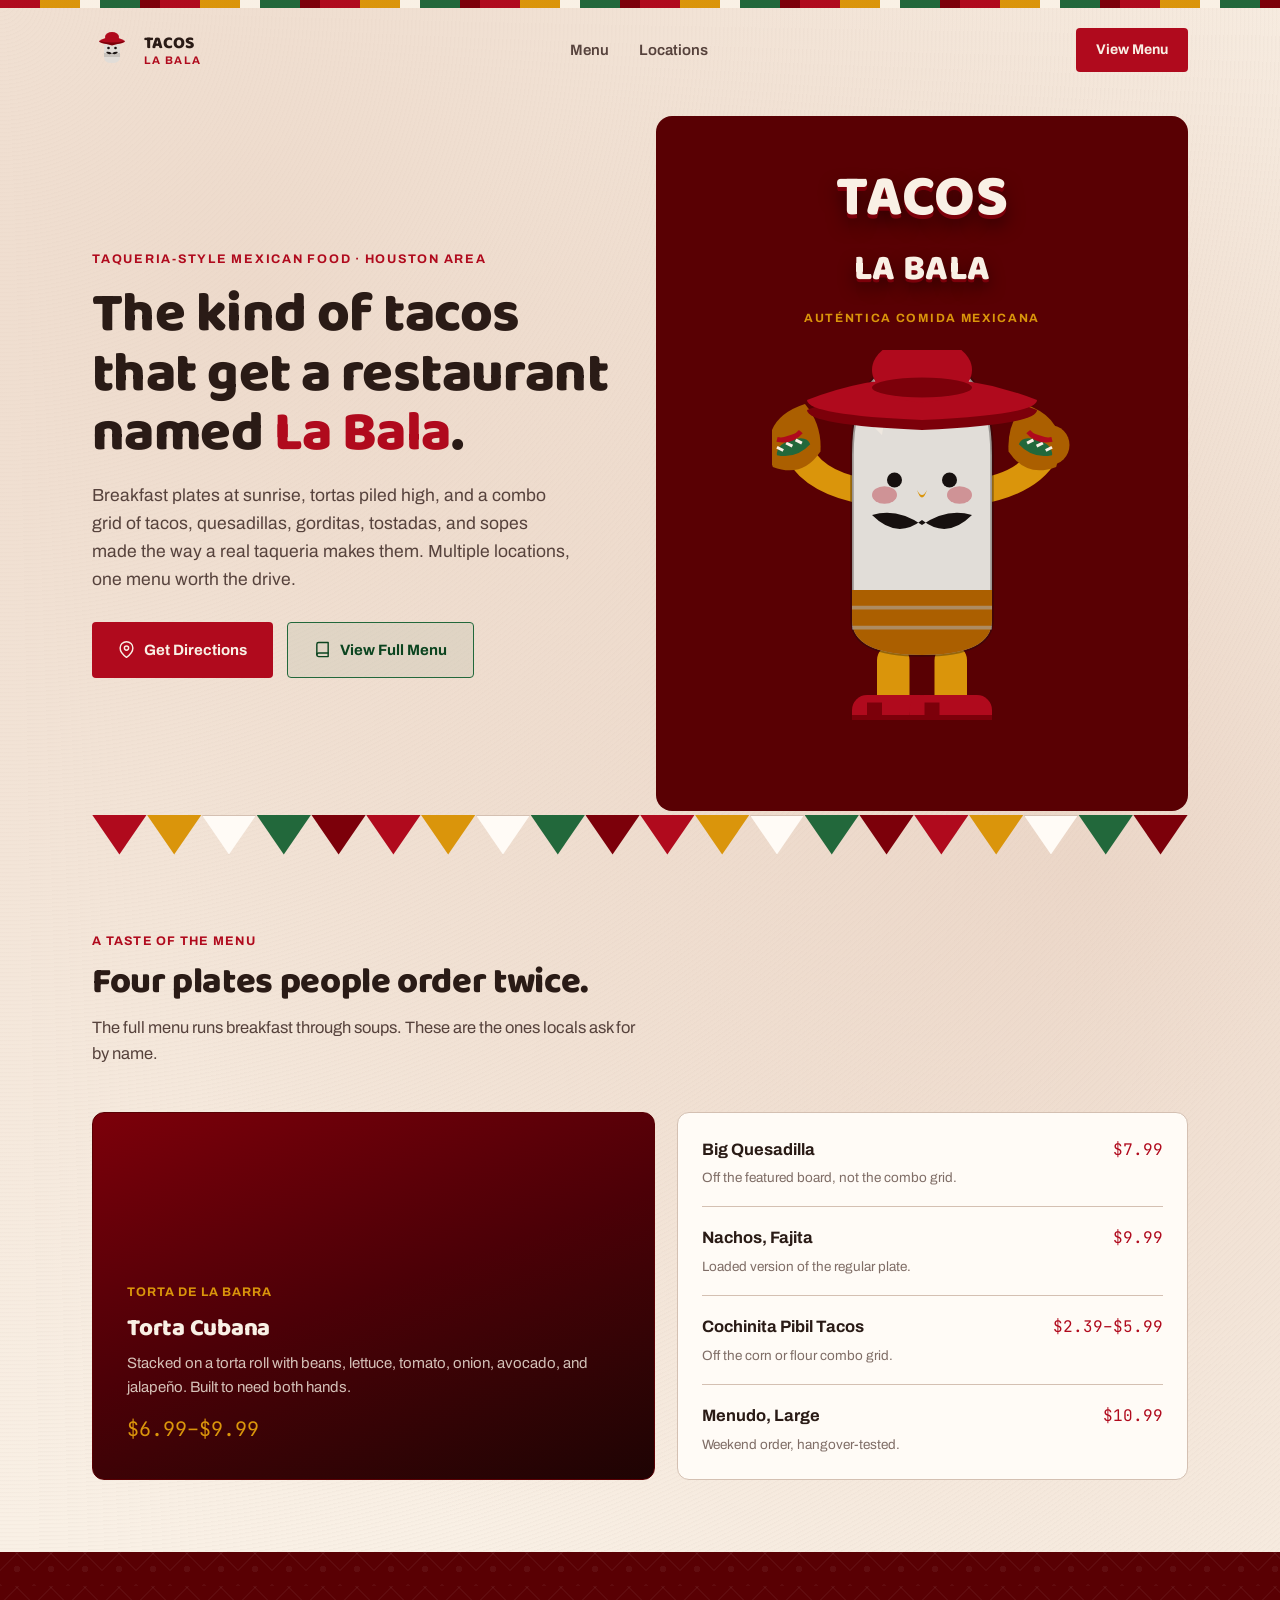
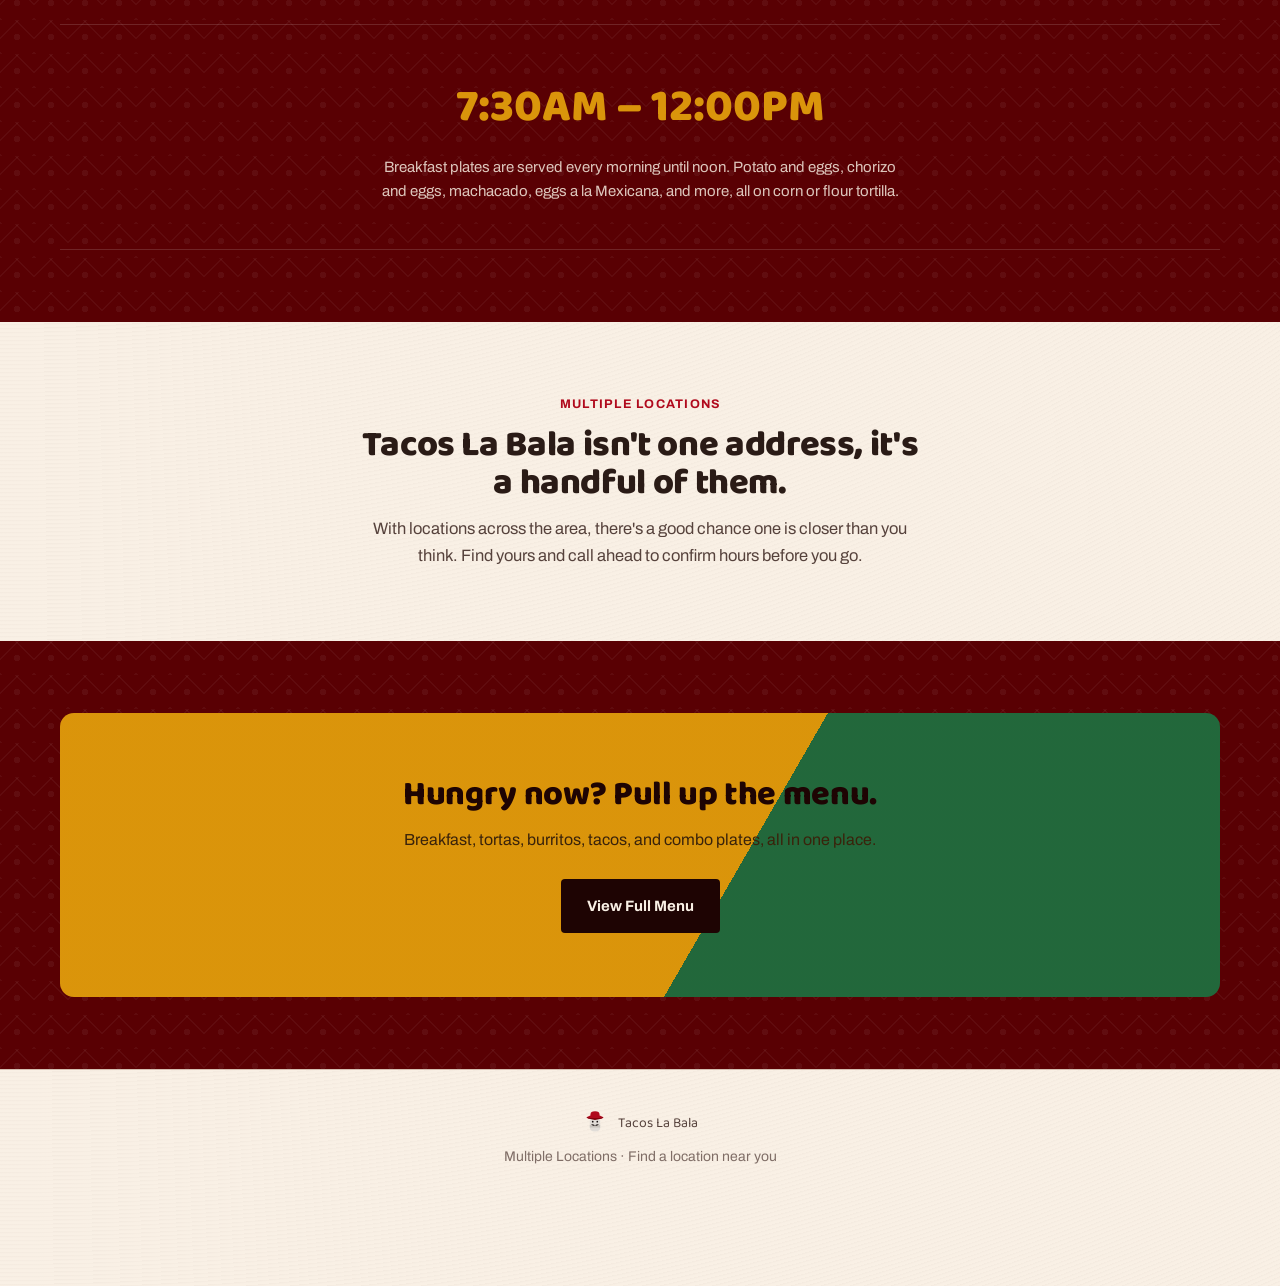
<file: index.html>
<!DOCTYPE html>
<html lang="en">
<head>
<meta charset="UTF-8">
<meta name="viewport" content="width=device-width, initial-scale=1.0">
<title>Tacos La Bala | Taqueria-Style Mexican Food, Multiple Locations</title>
<meta name="description" content="Tacos La Bala is a taqueria-style Mexican restaurant with multiple locations. Breakfast plates, tortas, burritos, tacos, and combo plates made fresh.">
<link rel="preconnect" href="https://fonts.googleapis.com">
<link href="https://fonts.googleapis.com/css2?family=Baloo+2:wght@700;800&family=Archivo:wght@400;500;600;700&family=JetBrains+Mono:wght@500;600&display=swap" rel="stylesheet" media="print" onload="this.media='all'">
<link rel="stylesheet" href="styles.css">
</head>
<body class="has-mobile-bar">

<div class="serape" aria-hidden="true"></div>

<nav>
  <a href="index.html" class="nav-brand">
    <svg class="badge" viewBox="0 0 40 40" xmlns="http://www.w3.org/2000/svg" aria-hidden="true">
      <path class="bullet-body" d="M12 16 Q12 6 20 6 Q28 6 28 16 L28 27 Q28 33 20 33 Q12 33 12 27 Z"/>
      <rect class="bullet-shadow" x="12" y="23" width="16" height="4" opacity="0.5"/>
      <ellipse class="hat" cx="20" cy="7" rx="7" ry="5"/>
      <path class="hat" d="M7 11 Q20 3 33 11 Q33 14 20 14 Q7 14 7 11 Z"/>
      <path class="hat-shadow" d="M7 11 Q20 14 33 11 Q33 12.5 20 15.5 Q7 12.5 7 11 Z"/>
      <circle class="eyes" cx="16.5" cy="18" r="1.3"/>
      <circle class="eyes" cx="23.5" cy="18" r="1.3"/>
      <path class="stache" d="M14 22 Q17 26 20 23 Q23 26 26 22 Q23 21.3 20 23.3 Q17 21.3 14 22 Z"/>
    </svg>
    <span class="nav-brand-text">TACOS<span>LA BALA</span></span>
  </a>
  <div class="nav-links">
    <a href="menu.html">Menu</a>
    <a href="locations.html">Locations</a>
  </div>
  <a href="menu.html" class="nav-cta">View Menu</a>
</nav>

<section class="hero">
  <div class="hero-copy">
    <div class="hero-eyebrow">Taqueria-Style Mexican Food · Houston Area</div>
    <h1>The kind of tacos that get a restaurant named <span class="accent">La Bala</span>.</h1>
    <p class="sub">Breakfast plates at sunrise, tortas piled high, and a combo grid of tacos, quesadillas, gorditas, tostadas, and sopes made the way a real taqueria makes them. Multiple locations, one menu worth the drive.</p>
    <div class="hero-ctas">
      <a href="https://www.google.com/maps/search/Tacos+La+Bala" target="_blank" rel="noopener" class="btn-primary">
        <svg viewBox="0 0 24 24" fill="none" stroke="currentColor" stroke-width="2" stroke-linecap="round" stroke-linejoin="round"><path d="M21 10c0 7-9 13-9 13s-9-6-9-13a9 9 0 0 1 18 0Z"/><circle cx="12" cy="10" r="3"/></svg>
        Get Directions
      </a>
      <a href="menu.html" class="btn-secondary">
        <svg viewBox="0 0 24 24" fill="none" stroke="currentColor" stroke-width="2" stroke-linecap="round" stroke-linejoin="round"><path d="M4 19.5A2.5 2.5 0 0 1 6.5 17H20"/><path d="M6.5 2H20v20H6.5A2.5 2.5 0 0 1 4 19.5v-15A2.5 2.5 0 0 1 6.5 2Z"/></svg>
        View Full Menu
      </a>
    </div>
  </div>
  <div class="hero-visual talavera">
    <div class="channel-tacos">TACOS</div>
    <div class="channel-labala">LA BALA</div>
    <div class="channel-tagline">Auténtica Comida Mexicana</div>
    <svg class="hero-mascot" viewBox="0 0 120 170" xmlns="http://www.w3.org/2000/svg" aria-hidden="true">
      <!-- left arm + taco -->
      <path class="arm" d="M38 62 Q14 58 6 44 Q3 39 8 36 Q13 34 16 39 Q22 50 42 52 Z"/>
      <circle class="hand" cx="9" cy="38" r="8"/>
      <g transform="translate(-4,18) rotate(-18 12 20)">
        <path class="taco-shell" d="M2 26 Q2 6 22 6 Q26 16 22 26 Q12 34 2 26 Z"/>
        <path class="taco-fill" d="M5 22 Q12 26 19 22 Q19 18 12 18 Q6 18 5 22 Z"/>
        <path class="taco-fill3" d="M6 19 L8 21 M10 18.5 L12 20.5 M14 18.5 L16 20.5" stroke-width="1.2" stroke="var(--cream)" fill="none"/>
        <path class="taco-fill2" d="M7 16 Q12 19 17 16" stroke-width="2" stroke="var(--red)" fill="none"/>
      </g>
      <!-- right arm + taco -->
      <path class="arm" d="M82 62 Q106 58 114 44 Q117 39 112 36 Q107 34 104 39 Q98 50 78 52 Z"/>
      <circle class="hand" cx="111" cy="38" r="8"/>
      <g transform="translate(94,18) rotate(18 12 20) scale(-1,1) translate(-24,0)">
        <path class="taco-shell" d="M2 26 Q2 6 22 6 Q26 16 22 26 Q12 34 2 26 Z"/>
        <path class="taco-fill" d="M5 22 Q12 26 19 22 Q19 18 12 18 Q6 18 5 22 Z"/>
        <path class="taco-fill3" d="M6 19 L8 21 M10 18.5 L12 20.5 M14 18.5 L16 20.5" stroke-width="1.2" stroke="var(--cream)" fill="none"/>
        <path class="taco-fill2" d="M7 16 Q12 19 17 16" stroke-width="2" stroke="var(--red)" fill="none"/>
      </g>
      <!-- legs + boots -->
      <rect class="leg" x="42" y="118" width="13" height="26" rx="6"/>
      <rect class="leg" x="65" y="118" width="13" height="26" rx="6"/>
      <path class="boot-shadow" d="M38 140 h21 a6 6 0 0 1 6 6 v2 h-33 v-2 a6 6 0 0 1 6 -6 z"/>
      <path class="boot" d="M38 138 h21 a6 6 0 0 1 6 6 v2 h-33 v-2 a6 6 0 0 1 6 -6 z"/>
      <path class="boot-heel" d="M38 141 v5 h6 v-5 z"/>
      <path class="boot-shadow" d="M61 140 h21 a6 6 0 0 1 6 6 v2 h-33 v-2 a6 6 0 0 1 6 -6 z"/>
      <path class="boot" d="M61 138 h21 a6 6 0 0 1 6 6 v2 h-33 v-2 a6 6 0 0 1 6 -6 z"/>
      <path class="boot-heel" d="M61 141 v5 h6 v-5 z"/>
      <!-- bullet body -->
      <path class="bullet-body" d="M32 42 Q32 4 60 4 Q88 4 88 42 L88 108 Q88 122 60 122 Q32 122 32 108 Z"/>
      <path class="bullet-body bullet-outline" d="M32 42 Q32 4 60 4 Q88 4 88 42 L88 108 Q88 122 60 122 Q32 122 32 108 Z"/>
      <path class="bullet-shine" d="M40 30 Q42 12 58 8 Q46 16 44 34 Z"/>
      <path class="bullet-case" d="M32 96 L88 96 L88 108 Q88 122 60 122 Q32 122 32 108 Z"/>
      <line class="case-line" x1="32" y1="103" x2="88" y2="103"/>
      <line class="case-line" x1="32" y1="111" x2="88" y2="111"/>
      <!-- face -->
      <ellipse class="cheek" cx="45" cy="58" rx="5" ry="3.5"/>
      <ellipse class="cheek" cx="75" cy="58" rx="5" ry="3.5"/>
      <circle class="eyes" cx="49" cy="52" r="3"/>
      <circle class="eyes" cx="71" cy="52" r="3"/>
      <path class="nose" d="M58 56 Q60 62 62 56 Q60 60 58 56 Z"/>
      <path class="stache" d="M40 66 Q50 76 60 68 Q70 76 80 66 Q70 63 60 70 Q50 63 40 66 Z"/>
      <!-- hat -->
      <path class="hat-shadow" d="M14 24 Q60 6 106 24 Q106 30 60 32 Q14 30 14 24 Z"/>
      <path class="hat" d="M14 20 Q60 2 106 20 Q106 26 60 28 Q14 26 14 20 Z"/>
      <ellipse class="hat" cx="60" cy="8" rx="20" ry="13"/>
      <ellipse class="hat-band" cx="60" cy="15" rx="20" ry="4"/>
    </svg>
  </div>
</section>

<div class="container">
  <div class="picado" aria-hidden="true">
    <div class="flag"></div><div class="flag"></div><div class="flag"></div><div class="flag"></div>
    <div class="flag"></div><div class="flag"></div><div class="flag"></div><div class="flag"></div>
    <div class="flag"></div><div class="flag"></div><div class="flag"></div><div class="flag"></div>
    <div class="flag"></div><div class="flag"></div><div class="flag"></div><div class="flag"></div>
    <div class="flag"></div><div class="flag"></div><div class="flag"></div><div class="flag"></div>
  </div>
</div>

<section id="standouts">
  <div class="container section-head">
    <div class="section-label">A taste of the menu</div>
    <h2>Four plates people order twice.</h2>
    <p>The full menu runs breakfast through soups. These are the ones locals ask for by name.</p>
  </div>
  <div class="container plates-layout">
    <div class="plate-featured">
      <span class="tag">Torta de la Barra</span>
      <h3>Torta Cubana</h3>
      <p>Stacked on a torta roll with beans, lettuce, tomato, onion, avocado, and jalapeño. Built to need both hands.</p>
      <span class="price mono">$6.99–$9.99</span>
    </div>
    <div class="plates-list">
      <div class="plate-row">
        <div>
          <h4>Big Quesadilla</h4>
          <p>Off the featured board, not the combo grid.</p>
        </div>
        <span class="price mono">$7.99</span>
      </div>
      <div class="plate-row">
        <div>
          <h4>Nachos, Fajita</h4>
          <p>Loaded version of the regular plate.</p>
        </div>
        <span class="price mono">$9.99</span>
      </div>
      <div class="plate-row">
        <div>
          <h4>Cochinita Pibil Tacos</h4>
          <p>Off the corn or flour combo grid.</p>
        </div>
        <span class="price mono">$2.39–$5.99</span>
      </div>
      <div class="plate-row">
        <div>
          <h4>Menudo, Large</h4>
          <p>Weekend order, hangover-tested.</p>
        </div>
        <span class="price mono">$10.99</span>
      </div>
    </div>
  </div>
</section>

<section class="section-alt">
  <div class="container info-band">
    <div class="big-stat">7:30AM – 12:00PM</div>
    <p>Breakfast plates are served every morning until noon. Potato and eggs, chorizo and eggs, machacado, eggs a la Mexicana, and more, all on corn or flour tortilla.</p>
  </div>
</section>

<section>
  <div class="container section-head" style="text-align:center; max-width:640px; margin:0 auto;">
    <div class="section-label" style="text-align:center;">Multiple Locations</div>
    <h2>Tacos La Bala isn't one address, it's a handful of them.</h2>
    <p style="margin:0 auto;">With locations across the area, there's a good chance one is closer than you think. Find yours and call ahead to confirm hours before you go.</p>
  </div>
</section>

<section class="section-alt">
  <div class="container cta-band">
    <h2>Hungry now? Pull up the menu.</h2>
    <p>Breakfast, tortas, burritos, tacos, and combo plates, all in one place.</p>
    <a href="menu.html" class="btn-primary" style="background:var(--red-shadow);">View Full Menu</a>
  </div>
</section>

<footer>
  <div class="foot-brand">
    <svg class="badge" viewBox="0 0 40 40" xmlns="http://www.w3.org/2000/svg" aria-hidden="true">
      <path class="bullet-body" d="M12 16 Q12 6 20 6 Q28 6 28 16 L28 27 Q28 33 20 33 Q12 33 12 27 Z"/>
      <rect class="bullet-shadow" x="12" y="23" width="16" height="4" opacity="0.5"/>
      <ellipse class="hat" cx="20" cy="7" rx="7" ry="5"/>
      <path class="hat" d="M7 11 Q20 3 33 11 Q33 14 20 14 Q7 14 7 11 Z"/>
      <path class="hat-shadow" d="M7 11 Q20 14 33 11 Q33 12.5 20 15.5 Q7 12.5 7 11 Z"/>
      <circle class="eyes" cx="16.5" cy="18" r="1.3"/>
      <circle class="eyes" cx="23.5" cy="18" r="1.3"/>
      <path class="stache" d="M14 22 Q17 26 20 23 Q23 26 26 22 Q23 21.3 20 23.3 Q17 21.3 14 22 Z"/>
    </svg>
    <span>Tacos La Bala</span>
  </div>
  Multiple Locations · Find a location near you
</footer>

<div class="mobile-bar" role="navigation" aria-label="Quick actions">
  <a href="https://www.google.com/maps/search/Tacos+La+Bala" target="_blank" rel="noopener" class="mb-directions">
    <svg viewBox="0 0 24 24" fill="none" stroke="currentColor" stroke-width="2" stroke-linecap="round" stroke-linejoin="round"><path d="M21 10c0 7-9 13-9 13s-9-6-9-13a9 9 0 0 1 18 0Z"/><circle cx="12" cy="10" r="3"/></svg>
    Directions
  </a>
  <a href="menu.html" class="mb-menu">
    <svg viewBox="0 0 24 24" fill="none" stroke="currentColor" stroke-width="2" stroke-linecap="round" stroke-linejoin="round"><path d="M4 19.5A2.5 2.5 0 0 1 6.5 17H20"/><path d="M6.5 2H20v20H6.5A2.5 2.5 0 0 1 4 19.5v-15A2.5 2.5 0 0 1 6.5 2Z"/></svg>
    Menu
  </a>
</div>

</body>
</html>
</file>
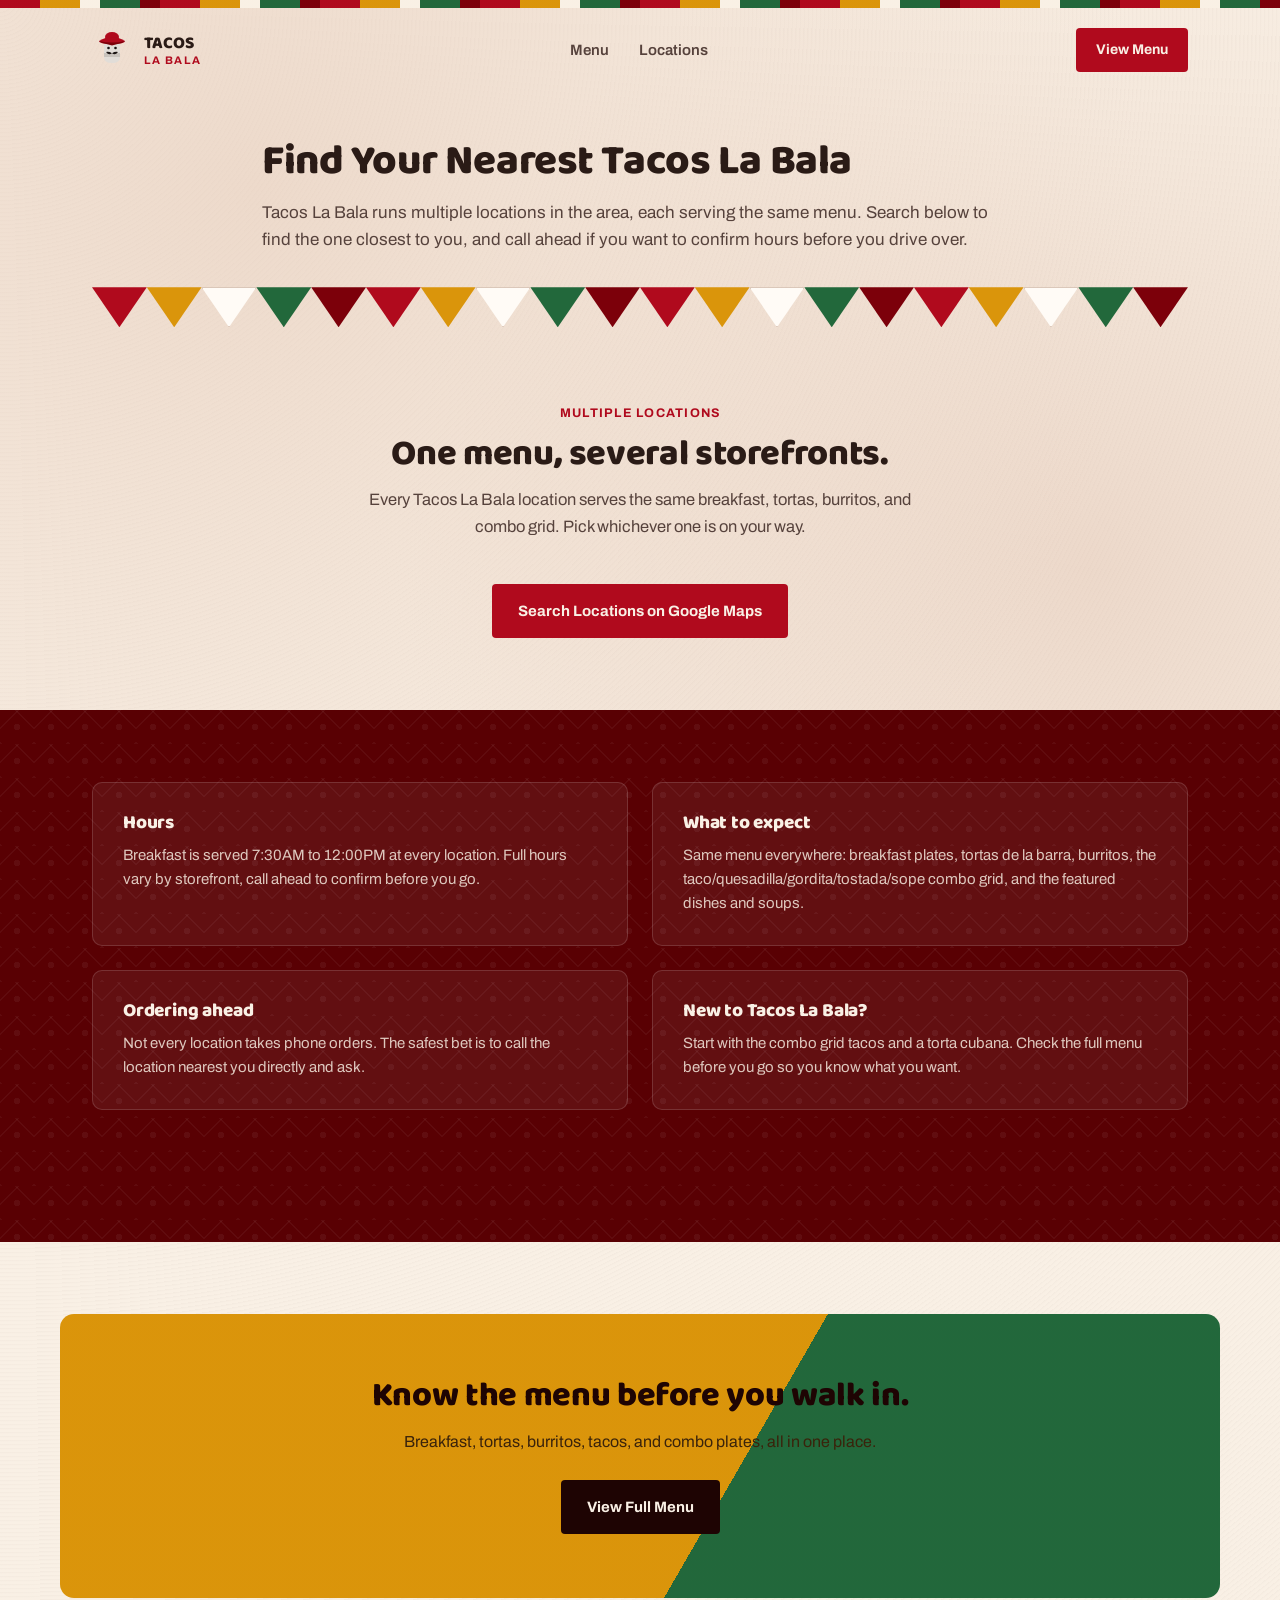
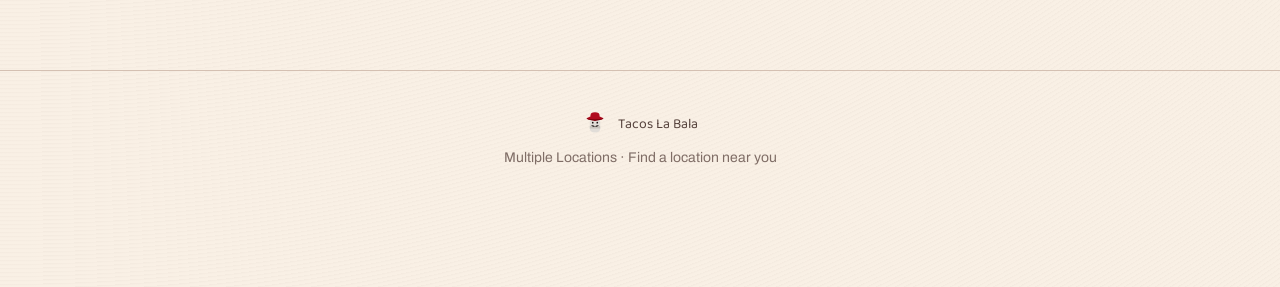
<file: locations.html>
<!DOCTYPE html>
<html lang="en">
<head>
<meta charset="UTF-8">
<meta name="viewport" content="width=device-width, initial-scale=1.0">
<title>Locations | Tacos La Bala</title>
<meta name="description" content="Tacos La Bala has multiple locations. Find the one closest to you and call ahead to confirm hours.">
<link rel="preconnect" href="https://fonts.googleapis.com">
<link href="https://fonts.googleapis.com/css2?family=Baloo+2:wght@700;800&family=Archivo:wght@400;500;600;700&family=JetBrains+Mono:wght@500;600&display=swap" rel="stylesheet" media="print" onload="this.media='all'">
<link rel="stylesheet" href="styles.css">
</head>
<body class="has-mobile-bar">

<div class="serape" aria-hidden="true"></div>

<nav>
  <a href="index.html" class="nav-brand">
    <svg class="badge" viewBox="0 0 40 40" xmlns="http://www.w3.org/2000/svg" aria-hidden="true">
      <path class="bullet-body" d="M12 16 Q12 6 20 6 Q28 6 28 16 L28 27 Q28 33 20 33 Q12 33 12 27 Z"/>
      <rect class="bullet-shadow" x="12" y="23" width="16" height="4" opacity="0.5"/>
      <ellipse class="hat" cx="20" cy="7" rx="7" ry="5"/>
      <path class="hat" d="M7 11 Q20 3 33 11 Q33 14 20 14 Q7 14 7 11 Z"/>
      <path class="hat-shadow" d="M7 11 Q20 14 33 11 Q33 12.5 20 15.5 Q7 12.5 7 11 Z"/>
      <circle class="eyes" cx="16.5" cy="18" r="1.3"/>
      <circle class="eyes" cx="23.5" cy="18" r="1.3"/>
      <path class="stache" d="M14 22 Q17 26 20 23 Q23 26 26 22 Q23 21.3 20 23.3 Q17 21.3 14 22 Z"/>
    </svg>
    <span class="nav-brand-text">TACOS<span>LA BALA</span></span>
  </a>
  <div class="nav-links">
    <a href="menu.html">Menu</a>
    <a href="locations.html">Locations</a>
  </div>
  <a href="menu.html" class="nav-cta">View Menu</a>
</nav>

<div class="page-header">
  <h1>Find Your Nearest Tacos La Bala</h1>
  <p>Tacos La Bala runs multiple locations in the area, each serving the same menu. Search below to find the one closest to you, and call ahead if you want to confirm hours before you drive over.</p>
</div>

<div class="container">
  <div class="picado" aria-hidden="true">
    <div class="flag"></div><div class="flag"></div><div class="flag"></div><div class="flag"></div>
    <div class="flag"></div><div class="flag"></div><div class="flag"></div><div class="flag"></div>
    <div class="flag"></div><div class="flag"></div><div class="flag"></div><div class="flag"></div>
    <div class="flag"></div><div class="flag"></div><div class="flag"></div><div class="flag"></div>
    <div class="flag"></div><div class="flag"></div><div class="flag"></div><div class="flag"></div>
  </div>
</div>

<section>
  <div class="container section-head" style="text-align:center; max-width:640px; margin:0 auto 0;">
    <div class="section-label" style="text-align:center;">Multiple Locations</div>
    <h2>One menu, several storefronts.</h2>
    <p style="margin:0 auto;">Every Tacos La Bala location serves the same breakfast, tortas, burritos, and combo grid. Pick whichever one is on your way.</p>
  </div>
  <div class="container" style="margin-top:44px; text-align:center;">
    <a href="https://www.google.com/maps/search/Tacos+La+Bala" target="_blank" rel="noopener" class="btn-primary">Search Locations on Google Maps</a>
  </div>
</section>

<section class="section-alt">
  <div class="locations-grid">
    <div class="location-card">
      <h3>Hours</h3>
      <p>Breakfast is served 7:30AM to 12:00PM at every location. Full hours vary by storefront, call ahead to confirm before you go.</p>
    </div>
    <div class="location-card">
      <h3>What to expect</h3>
      <p>Same menu everywhere: breakfast plates, tortas de la barra, burritos, the taco/quesadilla/gordita/tostada/sope combo grid, and the featured dishes and soups.</p>
    </div>
    <div class="location-card">
      <h3>Ordering ahead</h3>
      <p>Not every location takes phone orders. The safest bet is to call the location nearest you directly and ask.</p>
    </div>
    <div class="location-card">
      <h3>New to Tacos La Bala?</h3>
      <p>Start with the combo grid tacos and a torta cubana. Check the full menu before you go so you know what you want.</p>
    </div>
  </div>
</section>

<section>
  <div class="container cta-band">
    <h2>Know the menu before you walk in.</h2>
    <p>Breakfast, tortas, burritos, tacos, and combo plates, all in one place.</p>
    <a href="menu.html" class="btn-primary">View Full Menu</a>
  </div>
</section>

<footer>
  <div class="foot-brand">
    <svg class="badge" viewBox="0 0 40 40" xmlns="http://www.w3.org/2000/svg" aria-hidden="true">
      <path class="bullet-body" d="M12 16 Q12 6 20 6 Q28 6 28 16 L28 27 Q28 33 20 33 Q12 33 12 27 Z"/>
      <rect class="bullet-shadow" x="12" y="23" width="16" height="4" opacity="0.5"/>
      <ellipse class="hat" cx="20" cy="7" rx="7" ry="5"/>
      <path class="hat" d="M7 11 Q20 3 33 11 Q33 14 20 14 Q7 14 7 11 Z"/>
      <path class="hat-shadow" d="M7 11 Q20 14 33 11 Q33 12.5 20 15.5 Q7 12.5 7 11 Z"/>
      <circle class="eyes" cx="16.5" cy="18" r="1.3"/>
      <circle class="eyes" cx="23.5" cy="18" r="1.3"/>
      <path class="stache" d="M14 22 Q17 26 20 23 Q23 26 26 22 Q23 21.3 20 23.3 Q17 21.3 14 22 Z"/>
    </svg>
    <span>Tacos La Bala</span>
  </div>
  Multiple Locations · Find a location near you
</footer>

<div class="mobile-bar" role="navigation" aria-label="Quick actions">
  <a href="https://www.google.com/maps/search/Tacos+La+Bala" target="_blank" rel="noopener" class="mb-directions">
    <svg viewBox="0 0 24 24" fill="none" stroke="currentColor" stroke-width="2" stroke-linecap="round" stroke-linejoin="round"><path d="M21 10c0 7-9 13-9 13s-9-6-9-13a9 9 0 0 1 18 0Z"/><circle cx="12" cy="10" r="3"/></svg>
    Directions
  </a>
  <a href="menu.html" class="mb-menu">
    <svg viewBox="0 0 24 24" fill="none" stroke="currentColor" stroke-width="2" stroke-linecap="round" stroke-linejoin="round"><path d="M4 19.5A2.5 2.5 0 0 1 6.5 17H20"/><path d="M6.5 2H20v20H6.5A2.5 2.5 0 0 1 4 19.5v-15A2.5 2.5 0 0 1 6.5 2Z"/></svg>
    Menu
  </a>
</div>

</body>
</html>
</file>
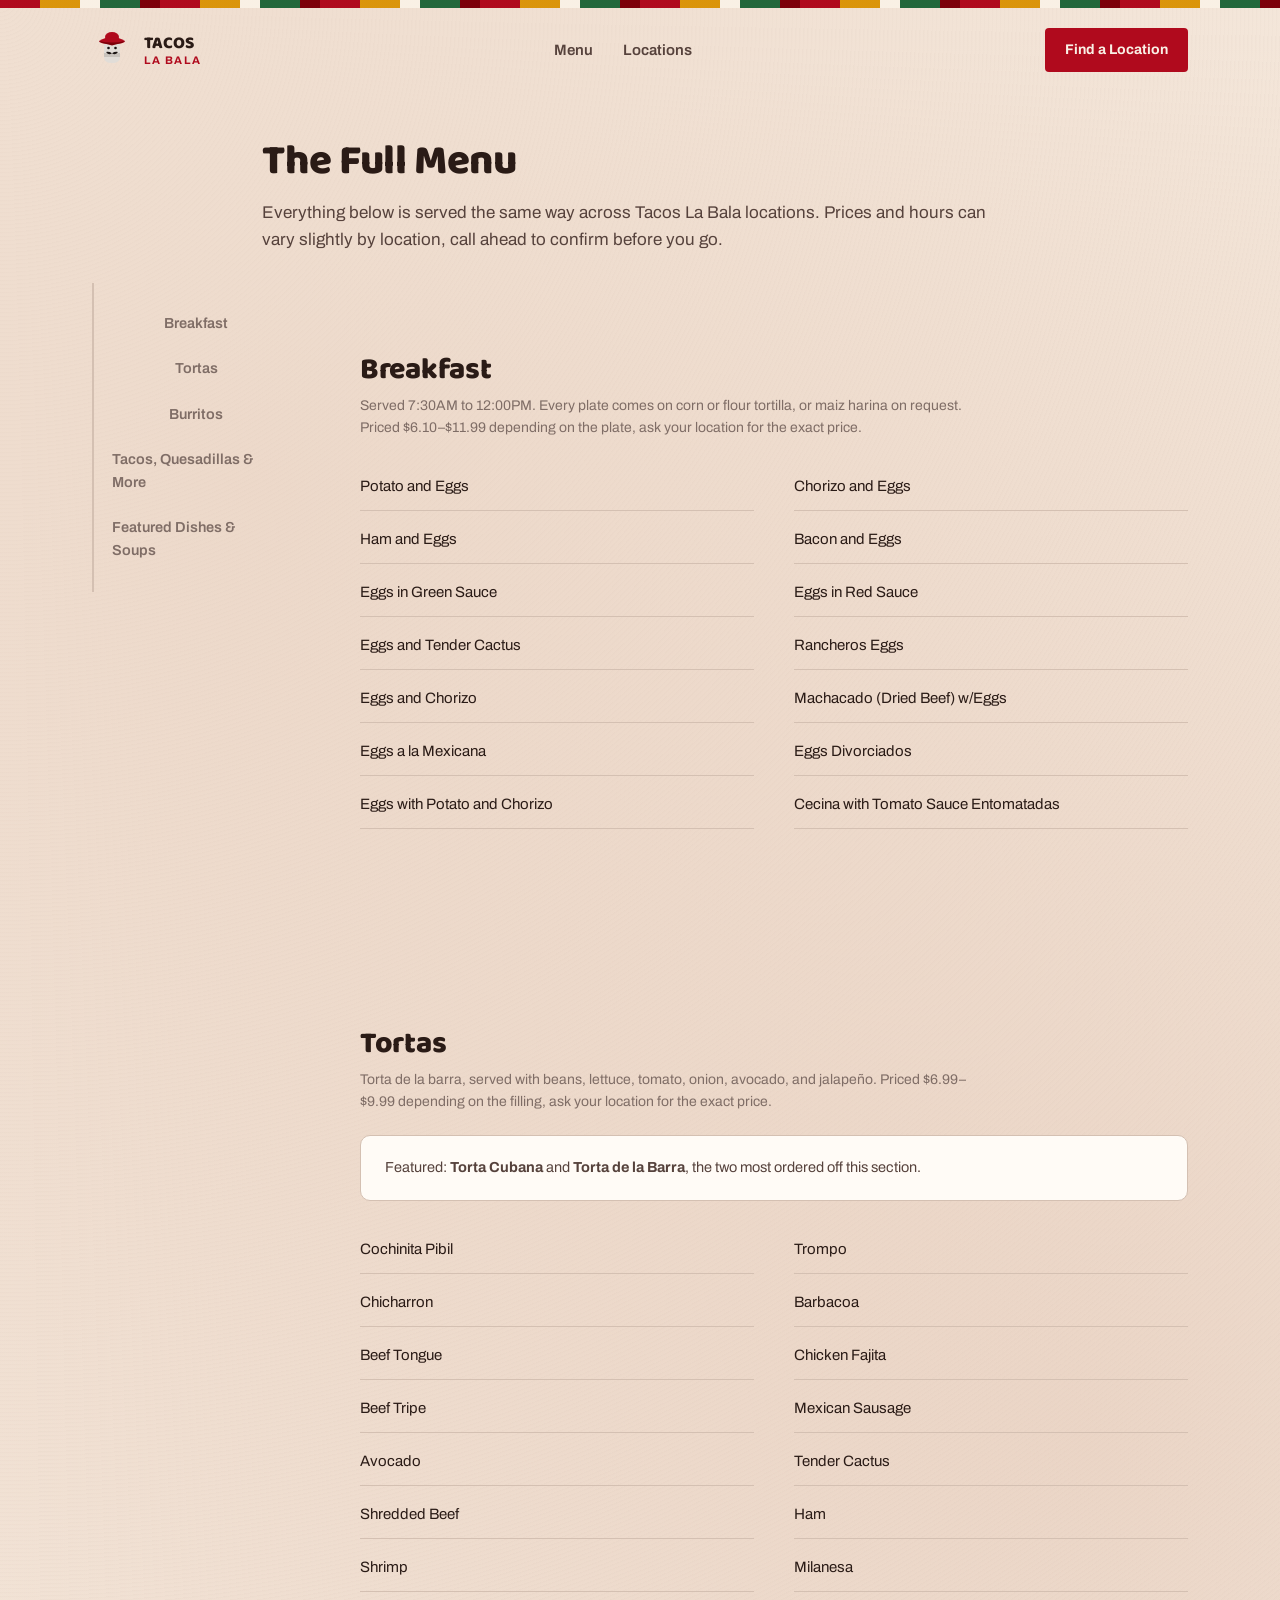
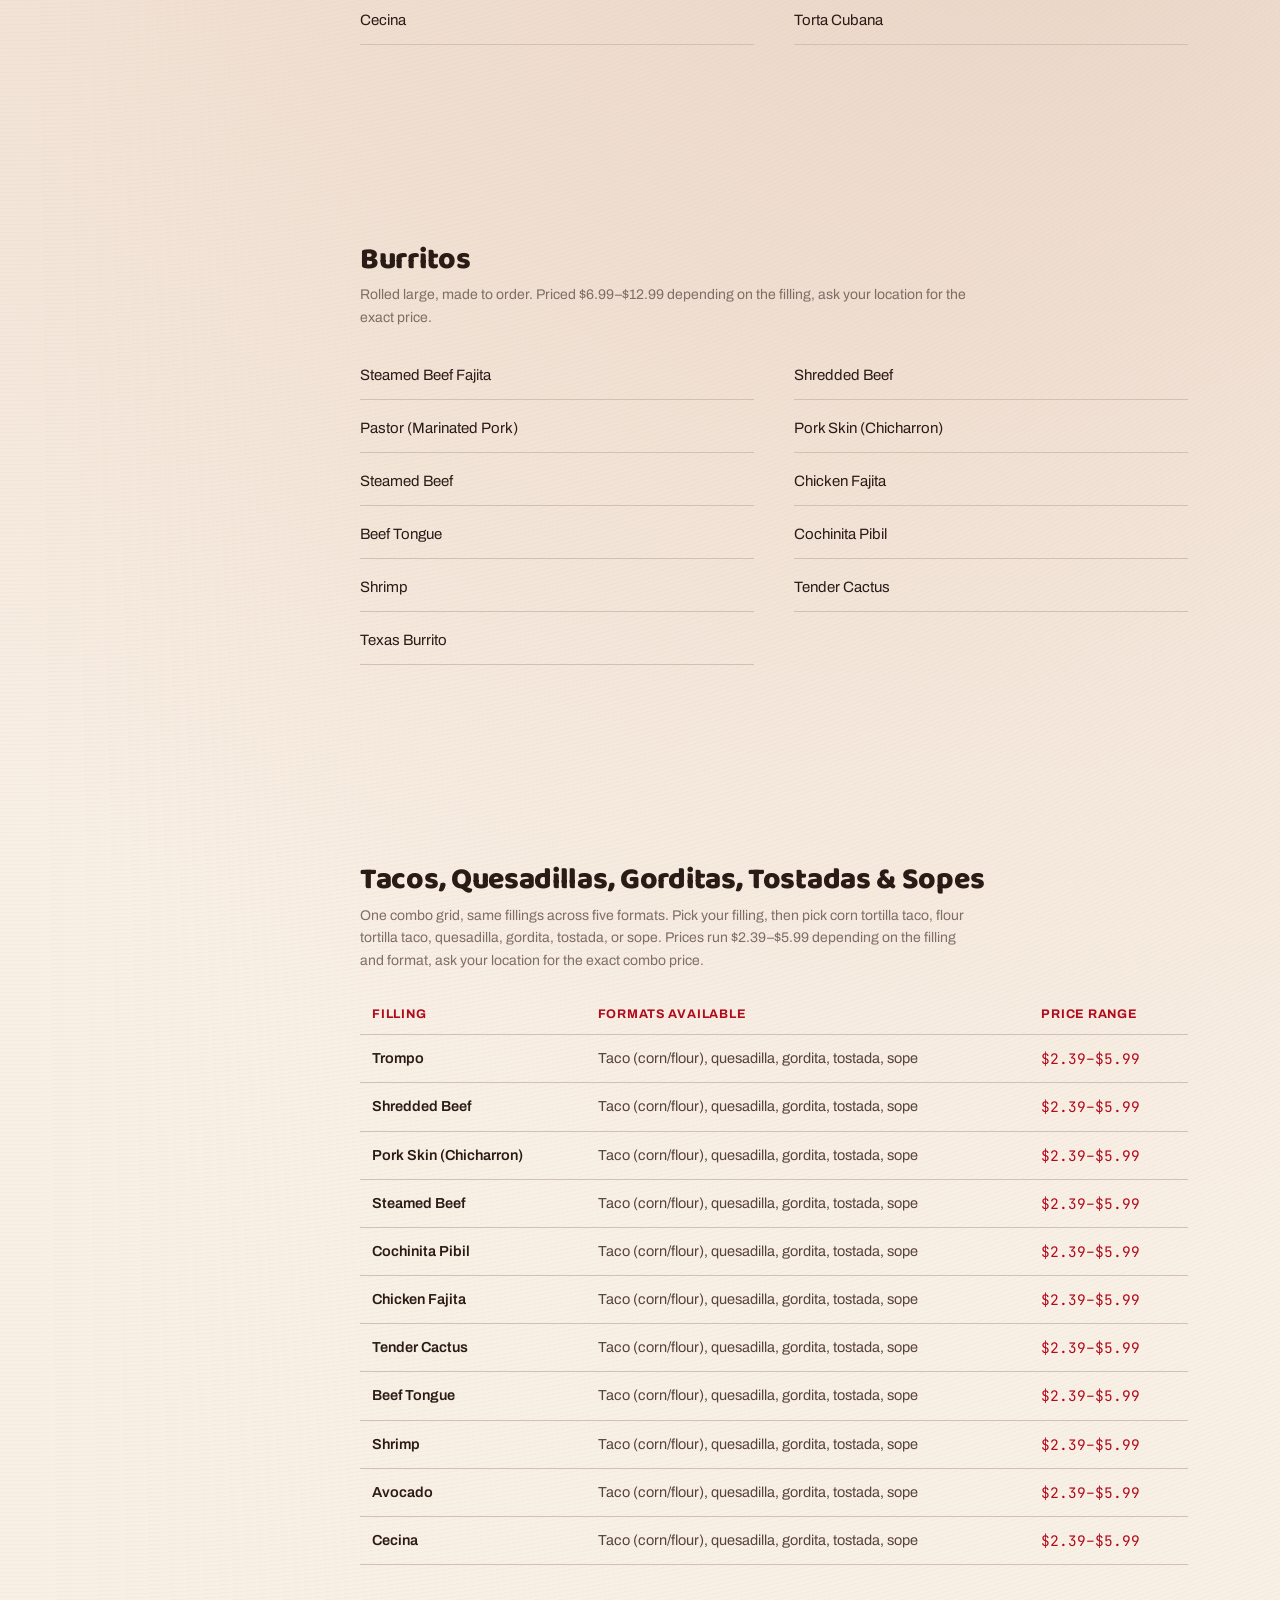
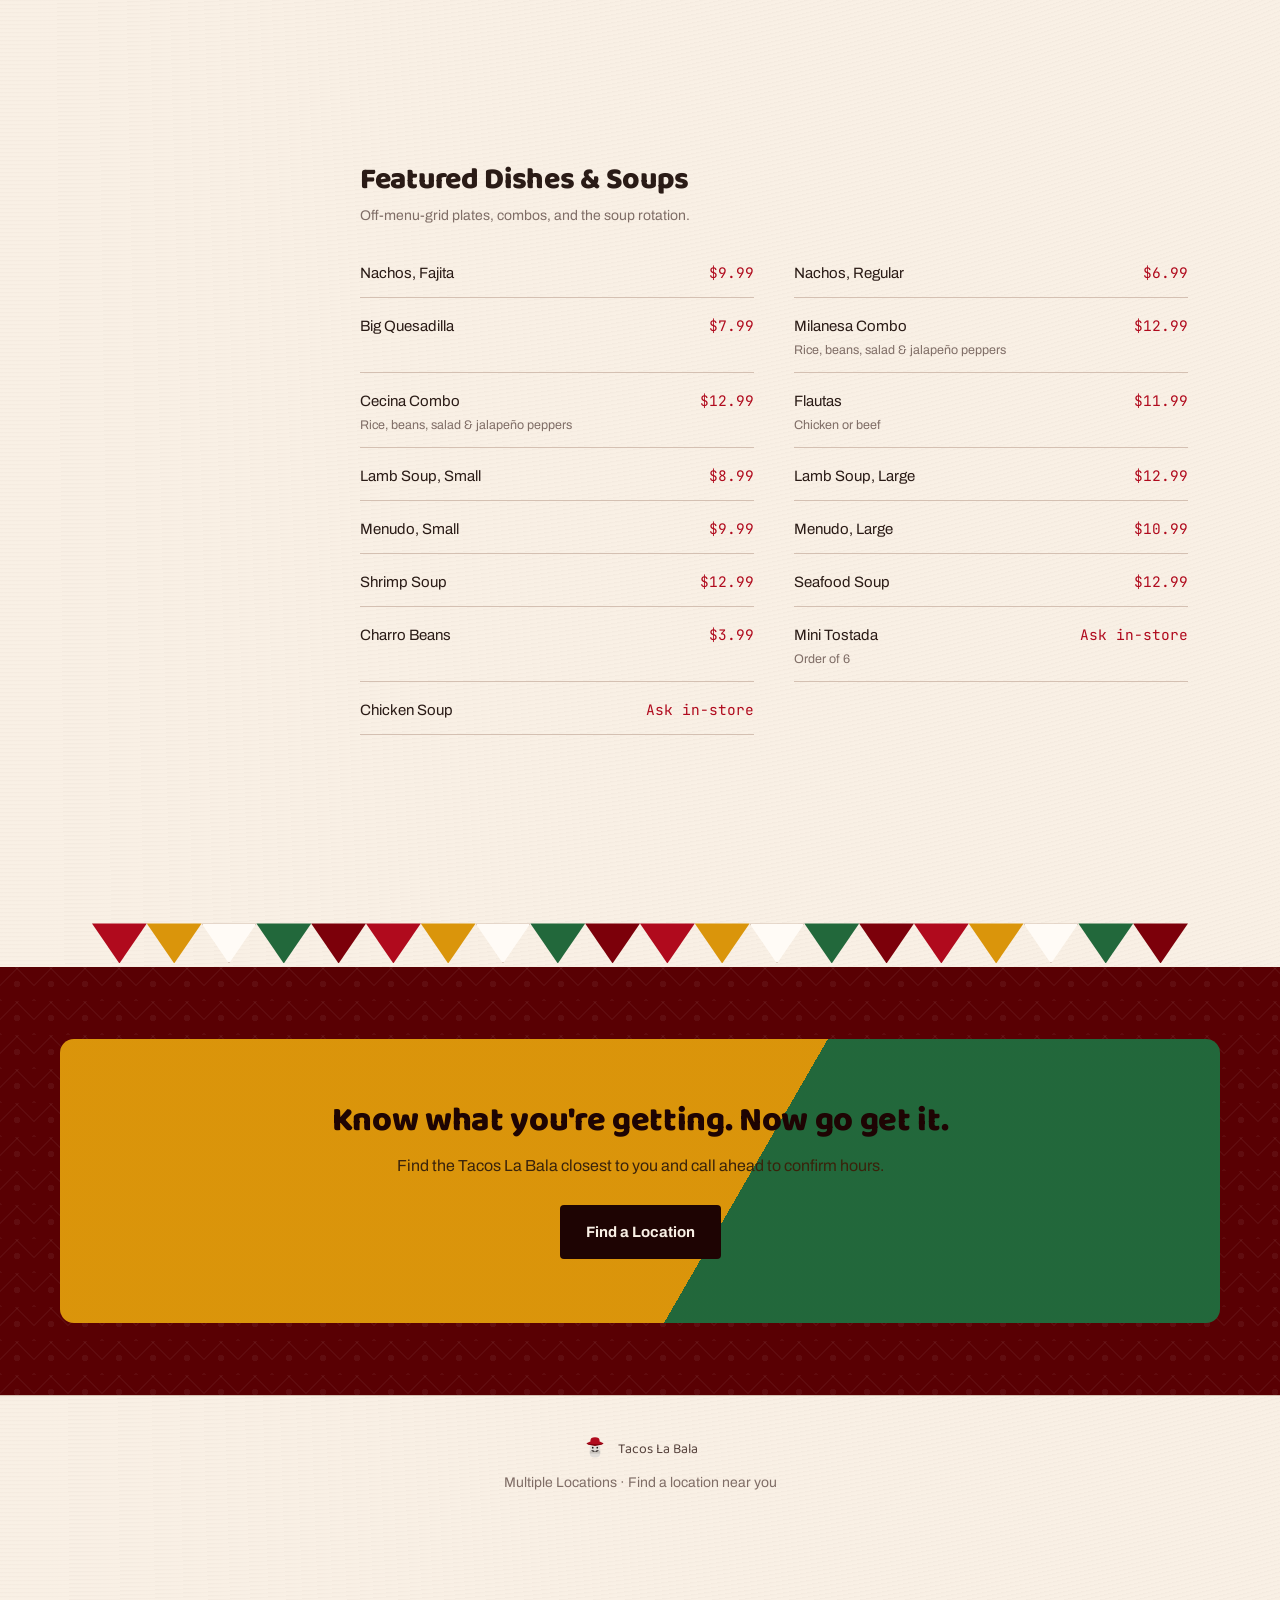
<file: menu.html>
<!DOCTYPE html>
<html lang="en">
<head>
<meta charset="UTF-8">
<meta name="viewport" content="width=device-width, initial-scale=1.0">
<title>Full Menu | Tacos La Bala</title>
<meta name="description" content="Full Tacos La Bala menu: breakfast plates, tortas, burritos, the taco/quesadilla/gordita/tostada/sope combo grid, and featured dishes and soups.">
<link rel="preconnect" href="https://fonts.googleapis.com">
<link href="https://fonts.googleapis.com/css2?family=Baloo+2:wght@700;800&family=Archivo:wght@400;500;600;700&family=JetBrains+Mono:wght@500;600&display=swap" rel="stylesheet" media="print" onload="this.media='all'">
<link rel="stylesheet" href="styles.css">
</head>
<body class="has-mobile-bar">

<div class="serape" aria-hidden="true"></div>

<nav>
  <a href="index.html" class="nav-brand">
    <svg class="badge" viewBox="0 0 40 40" xmlns="http://www.w3.org/2000/svg" aria-hidden="true">
      <path class="bullet-body" d="M12 16 Q12 6 20 6 Q28 6 28 16 L28 27 Q28 33 20 33 Q12 33 12 27 Z"/>
      <rect class="bullet-shadow" x="12" y="23" width="16" height="4" opacity="0.5"/>
      <ellipse class="hat" cx="20" cy="7" rx="7" ry="5"/>
      <path class="hat" d="M7 11 Q20 3 33 11 Q33 14 20 14 Q7 14 7 11 Z"/>
      <path class="hat-shadow" d="M7 11 Q20 14 33 11 Q33 12.5 20 15.5 Q7 12.5 7 11 Z"/>
      <circle class="eyes" cx="16.5" cy="18" r="1.3"/>
      <circle class="eyes" cx="23.5" cy="18" r="1.3"/>
      <path class="stache" d="M14 22 Q17 26 20 23 Q23 26 26 22 Q23 21.3 20 23.3 Q17 21.3 14 22 Z"/>
    </svg>
    <span class="nav-brand-text">TACOS<span>LA BALA</span></span>
  </a>
  <div class="nav-links">
    <a href="menu.html">Menu</a>
    <a href="locations.html">Locations</a>
  </div>
  <a href="locations.html" class="nav-cta">Find a Location</a>
</nav>

<div class="page-header">
  <h1>The Full Menu</h1>
  <p>Everything below is served the same way across Tacos La Bala locations. Prices and hours can vary slightly by location, call ahead to confirm before you go.</p>
</div>

<div class="menu-layout">
  <nav class="menu-rail" aria-label="Menu sections">
    <a href="#breakfast">Breakfast</a>
    <a href="#tortas">Tortas</a>
    <a href="#burritos">Burritos</a>
    <a href="#combo-grid">Tacos, Quesadillas & More</a>
    <a href="#featured">Featured Dishes & Soups</a>
  </nav>

  <div>
    <section id="breakfast" class="menu-section">
      <div class="menu-section-head">
        <h2>Breakfast</h2>
        <p class="note">Served 7:30AM to 12:00PM. Every plate comes on corn or flour tortilla, or maiz harina on request. Priced $6.10–$11.99 depending on the plate, ask your location for the exact price.</p>
      </div>
      <div class="menu-grid">
        <div class="menu-item"><span class="name">Potato and Eggs</span></div>
        <div class="menu-item"><span class="name">Chorizo and Eggs</span></div>
        <div class="menu-item"><span class="name">Ham and Eggs</span></div>
        <div class="menu-item"><span class="name">Bacon and Eggs</span></div>
        <div class="menu-item"><span class="name">Eggs in Green Sauce</span></div>
        <div class="menu-item"><span class="name">Eggs in Red Sauce</span></div>
        <div class="menu-item"><span class="name">Eggs and Tender Cactus</span></div>
        <div class="menu-item"><span class="name">Rancheros Eggs</span></div>
        <div class="menu-item"><span class="name">Eggs and Chorizo</span></div>
        <div class="menu-item"><span class="name">Machacado (Dried Beef) w/Eggs</span></div>
        <div class="menu-item"><span class="name">Eggs a la Mexicana</span></div>
        <div class="menu-item"><span class="name">Eggs Divorciados</span></div>
        <div class="menu-item"><span class="name">Eggs with Potato and Chorizo</span></div>
        <div class="menu-item"><span class="name">Cecina with Tomato Sauce Entomatadas</span></div>
      </div>
    </section>

    <section id="tortas" class="menu-section">
      <div class="menu-section-head">
        <h2>Tortas</h2>
        <p class="note">Torta de la barra, served with beans, lettuce, tomato, onion, avocado, and jalapeño. Priced $6.99–$9.99 depending on the filling, ask your location for the exact price.</p>
      </div>
      <div class="featured-note">Featured: <strong>Torta Cubana</strong> and <strong>Torta de la Barra</strong>, the two most ordered off this section.</div>
      <div class="menu-grid">
        <div class="menu-item"><span class="name">Cochinita Pibil</span></div>
        <div class="menu-item"><span class="name">Trompo</span></div>
        <div class="menu-item"><span class="name">Chicharron</span></div>
        <div class="menu-item"><span class="name">Barbacoa</span></div>
        <div class="menu-item"><span class="name">Beef Tongue</span></div>
        <div class="menu-item"><span class="name">Chicken Fajita</span></div>
        <div class="menu-item"><span class="name">Beef Tripe</span></div>
        <div class="menu-item"><span class="name">Mexican Sausage</span></div>
        <div class="menu-item"><span class="name">Avocado</span></div>
        <div class="menu-item"><span class="name">Tender Cactus</span></div>
        <div class="menu-item"><span class="name">Shredded Beef</span></div>
        <div class="menu-item"><span class="name">Ham</span></div>
        <div class="menu-item"><span class="name">Shrimp</span></div>
        <div class="menu-item"><span class="name">Milanesa</span></div>
        <div class="menu-item"><span class="name">Cecina</span></div>
        <div class="menu-item"><span class="name">Torta Cubana</span></div>
      </div>
    </section>

    <section id="burritos" class="menu-section">
      <div class="menu-section-head">
        <h2>Burritos</h2>
        <p class="note">Rolled large, made to order. Priced $6.99–$12.99 depending on the filling, ask your location for the exact price.</p>
      </div>
      <div class="menu-grid">
        <div class="menu-item"><span class="name">Steamed Beef Fajita</span></div>
        <div class="menu-item"><span class="name">Shredded Beef</span></div>
        <div class="menu-item"><span class="name">Pastor (Marinated Pork)</span></div>
        <div class="menu-item"><span class="name">Pork Skin (Chicharron)</span></div>
        <div class="menu-item"><span class="name">Steamed Beef</span></div>
        <div class="menu-item"><span class="name">Chicken Fajita</span></div>
        <div class="menu-item"><span class="name">Beef Tongue</span></div>
        <div class="menu-item"><span class="name">Cochinita Pibil</span></div>
        <div class="menu-item"><span class="name">Shrimp</span></div>
        <div class="menu-item"><span class="name">Tender Cactus</span></div>
        <div class="menu-item"><span class="name">Texas Burrito</span></div>
      </div>
    </section>

    <section id="combo-grid" class="menu-section">
      <div class="menu-section-head">
        <h2>Tacos, Quesadillas, Gorditas, Tostadas &amp; Sopes</h2>
        <p class="note">One combo grid, same fillings across five formats. Pick your filling, then pick corn tortilla taco, flour tortilla taco, quesadilla, gordita, tostada, or sope. Prices run $2.39–$5.99 depending on the filling and format, ask your location for the exact combo price.</p>
      </div>
      <table class="combo-table">
        <thead>
          <tr><th>Filling</th><th>Formats available</th><th>Price range</th></tr>
        </thead>
        <tbody>
          <tr><td>Trompo</td><td>Taco (corn/flour), quesadilla, gordita, tostada, sope</td><td class="price mono">$2.39–$5.99</td></tr>
          <tr><td>Shredded Beef</td><td>Taco (corn/flour), quesadilla, gordita, tostada, sope</td><td class="price mono">$2.39–$5.99</td></tr>
          <tr><td>Pork Skin (Chicharron)</td><td>Taco (corn/flour), quesadilla, gordita, tostada, sope</td><td class="price mono">$2.39–$5.99</td></tr>
          <tr><td>Steamed Beef</td><td>Taco (corn/flour), quesadilla, gordita, tostada, sope</td><td class="price mono">$2.39–$5.99</td></tr>
          <tr><td>Cochinita Pibil</td><td>Taco (corn/flour), quesadilla, gordita, tostada, sope</td><td class="price mono">$2.39–$5.99</td></tr>
          <tr><td>Chicken Fajita</td><td>Taco (corn/flour), quesadilla, gordita, tostada, sope</td><td class="price mono">$2.39–$5.99</td></tr>
          <tr><td>Tender Cactus</td><td>Taco (corn/flour), quesadilla, gordita, tostada, sope</td><td class="price mono">$2.39–$5.99</td></tr>
          <tr><td>Beef Tongue</td><td>Taco (corn/flour), quesadilla, gordita, tostada, sope</td><td class="price mono">$2.39–$5.99</td></tr>
          <tr><td>Shrimp</td><td>Taco (corn/flour), quesadilla, gordita, tostada, sope</td><td class="price mono">$2.39–$5.99</td></tr>
          <tr><td>Avocado</td><td>Taco (corn/flour), quesadilla, gordita, tostada, sope</td><td class="price mono">$2.39–$5.99</td></tr>
          <tr><td>Cecina</td><td>Taco (corn/flour), quesadilla, gordita, tostada, sope</td><td class="price mono">$2.39–$5.99</td></tr>
        </tbody>
      </table>
    </section>

    <section id="featured" class="menu-section">
      <div class="menu-section-head">
        <h2>Featured Dishes &amp; Soups</h2>
        <p class="note">Off-menu-grid plates, combos, and the soup rotation.</p>
      </div>
      <div class="menu-grid">
        <div class="menu-item"><span class="name">Nachos, Fajita</span><span class="price mono">$9.99</span></div>
        <div class="menu-item"><span class="name">Nachos, Regular</span><span class="price mono">$6.99</span></div>
        <div class="menu-item"><span class="name">Big Quesadilla</span><span class="price mono">$7.99</span></div>
        <div class="menu-item"><span class="name">Milanesa Combo <small>Rice, beans, salad &amp; jalapeño peppers</small></span><span class="price mono">$12.99</span></div>
        <div class="menu-item"><span class="name">Cecina Combo <small>Rice, beans, salad &amp; jalapeño peppers</small></span><span class="price mono">$12.99</span></div>
        <div class="menu-item"><span class="name">Flautas <small>Chicken or beef</small></span><span class="price mono">$11.99</span></div>
        <div class="menu-item"><span class="name">Lamb Soup, Small</span><span class="price mono">$8.99</span></div>
        <div class="menu-item"><span class="name">Lamb Soup, Large</span><span class="price mono">$12.99</span></div>
        <div class="menu-item"><span class="name">Menudo, Small</span><span class="price mono">$9.99</span></div>
        <div class="menu-item"><span class="name">Menudo, Large</span><span class="price mono">$10.99</span></div>
        <div class="menu-item"><span class="name">Shrimp Soup</span><span class="price mono">$12.99</span></div>
        <div class="menu-item"><span class="name">Seafood Soup</span><span class="price mono">$12.99</span></div>
        <div class="menu-item"><span class="name">Charro Beans</span><span class="price mono">$3.99</span></div>
        <div class="menu-item"><span class="name">Mini Tostada <small>Order of 6</small></span><span class="price mono">Ask in-store</span></div>
        <div class="menu-item"><span class="name">Chicken Soup</span><span class="price mono">Ask in-store</span></div>
      </div>
    </section>
  </div>
</div>

<div class="container">
  <div class="picado" aria-hidden="true">
    <div class="flag"></div><div class="flag"></div><div class="flag"></div><div class="flag"></div>
    <div class="flag"></div><div class="flag"></div><div class="flag"></div><div class="flag"></div>
    <div class="flag"></div><div class="flag"></div><div class="flag"></div><div class="flag"></div>
    <div class="flag"></div><div class="flag"></div><div class="flag"></div><div class="flag"></div>
    <div class="flag"></div><div class="flag"></div><div class="flag"></div><div class="flag"></div>
  </div>
</div>

<section class="section-alt">
  <div class="container cta-band">
    <h2>Know what you're getting. Now go get it.</h2>
    <p>Find the Tacos La Bala closest to you and call ahead to confirm hours.</p>
    <a href="locations.html" class="btn-primary">Find a Location</a>
  </div>
</section>

<footer>
  <div class="foot-brand">
    <svg class="badge" viewBox="0 0 40 40" xmlns="http://www.w3.org/2000/svg" aria-hidden="true">
      <path class="bullet-body" d="M12 16 Q12 6 20 6 Q28 6 28 16 L28 27 Q28 33 20 33 Q12 33 12 27 Z"/>
      <rect class="bullet-shadow" x="12" y="23" width="16" height="4" opacity="0.5"/>
      <ellipse class="hat" cx="20" cy="7" rx="7" ry="5"/>
      <path class="hat" d="M7 11 Q20 3 33 11 Q33 14 20 14 Q7 14 7 11 Z"/>
      <path class="hat-shadow" d="M7 11 Q20 14 33 11 Q33 12.5 20 15.5 Q7 12.5 7 11 Z"/>
      <circle class="eyes" cx="16.5" cy="18" r="1.3"/>
      <circle class="eyes" cx="23.5" cy="18" r="1.3"/>
      <path class="stache" d="M14 22 Q17 26 20 23 Q23 26 26 22 Q23 21.3 20 23.3 Q17 21.3 14 22 Z"/>
    </svg>
    <span>Tacos La Bala</span>
  </div>
  Multiple Locations · Find a location near you
</footer>

<div class="mobile-bar" role="navigation" aria-label="Quick actions">
  <a href="https://www.google.com/maps/search/Tacos+La+Bala" target="_blank" rel="noopener" class="mb-directions">
    <svg viewBox="0 0 24 24" fill="none" stroke="currentColor" stroke-width="2" stroke-linecap="round" stroke-linejoin="round"><path d="M21 10c0 7-9 13-9 13s-9-6-9-13a9 9 0 0 1 18 0Z"/><circle cx="12" cy="10" r="3"/></svg>
    Directions
  </a>
  <a href="locations.html" class="mb-menu">
    <svg viewBox="0 0 24 24" fill="none" stroke="currentColor" stroke-width="2" stroke-linecap="round" stroke-linejoin="round"><circle cx="12" cy="12" r="10"/><path d="M12 6v6l4 2"/></svg>
    Locations
  </a>
</div>

</body>
</html>
</file>
<file: styles.css>
/* Tacos La Bala — Design DNA (v3, premium modern taqueria)
   Mood: real Houston/Mexico taqueria that dressed up for a night out — cream canvas with a
   whisper of terracotta grain, rich signage-red and cactus-green as the two loud colors,
   everything else quiet. Cream base is a deliberate brief requirement (not a generic pick),
   kept distinct from the "cream + serif" AI default by pairing it with the brand's own chunky
   rounded signage type instead of a high-contrast serif.
   Color: cream canvas, terracotta grain texture, signage red (--red) as primary accent,
   cactus green as secondary accent, warm ink instead of pure black.
   Type: Baloo 2 (display, chunky rounded — matches real hand-painted sign lettering, the one
   piece of "branded" type this business actually owns) + Archivo (body, humanist grotesque) +
   JetBrains Mono (tabular price numerals only).
   Layout: mobile-first hero with two-tier CTA (View Menu + Get Directions), sticky bottom
   mobile action bar pinned for Google-Maps-originated traffic (the brief's real functional ask).
   Signature element: the sticky mobile "Get Directions" bar + oversized illustrated bullet
   mascot as hero focal point, standing in for food photography we don't have real assets for.
*/

:root {
  --cream: oklch(96% 0.018 75);
  --cream-deep: oklch(92% 0.025 65);
  --clay: oklch(85% 0.045 55);
  --panel: oklch(99% 0.008 75);
  --ink: oklch(24% 0.025 40);
  --ink-soft: oklch(40% 0.03 40);
  --ink-faint: oklch(55% 0.025 45);

  --red: oklch(48% 0.19 25);
  --red-dark: oklch(36% 0.16 24);
  --red-deep: oklch(28% 0.13 24);
  --red-shadow: oklch(16% 0.05 25);

  --green: oklch(46% 0.1 152);
  --green-dark: oklch(34% 0.085 150);

  --mustard: oklch(72% 0.15 75);
  --mustard-dark: oklch(56% 0.14 65);

  --silver: oklch(90% 0.008 80);
  --silver-shadow: oklch(74% 0.012 80);

  --line: oklch(82% 0.03 55);
  --line-on-dark: oklch(100% 0 0 / 0.14);
}

* { box-sizing: border-box; margin: 0; padding: 0; }

html { scroll-behavior: smooth; }

body {
  font-family: 'Archivo', sans-serif;
  background:
    radial-gradient(circle at 20% 10%, oklch(85% 0.04 55 / 0.55) 0%, transparent 45%),
    radial-gradient(circle at 85% 30%, oklch(80% 0.05 50 / 0.4) 0%, transparent 40%),
    repeating-radial-gradient(circle at 0 0, oklch(60% 0.03 45 / 0.05) 0, transparent 2px, transparent 4px),
    var(--cream);
  color: var(--ink);
  line-height: 1.6;
  padding-bottom: 0;
}
body.has-mobile-bar { padding-bottom: 78px; }

/* ---- Talavera diamond-lattice texture, for red/dark panels ---- */
.talavera {
  background-color: var(--red-deep);
  background-image:
    repeating-linear-gradient(45deg, oklch(100% 0 0 / 0.055) 0 1.5px, transparent 1.5px 34px),
    repeating-linear-gradient(-45deg, oklch(100% 0 0 / 0.055) 0 1.5px, transparent 1.5px 34px),
    radial-gradient(circle at 50% 50%, oklch(100% 0 0 / 0.07) 3px, transparent 3.5px);
  background-size: 34px 34px, 34px 34px, 34px 34px;
}

/* ---- Serape stripe band: reused top-of-nav and above footer ---- */
.serape {
  height: 8px;
  width: 100%;
  background: repeating-linear-gradient(
    90deg,
    var(--red) 0 40px,
    var(--mustard) 40px 80px,
    var(--cream) 80px 100px,
    var(--green) 100px 140px,
    var(--red-dark) 140px 160px
  );
}

h1, h2, h3, .display {
  font-family: 'Baloo 2', sans-serif;
  font-weight: 800;
  letter-spacing: -0.01em;
  color: var(--ink);
  line-height: 1.06;
}

a { color: inherit; text-decoration: none; }
a:focus-visible, button:focus-visible { outline: 3px solid var(--green); outline-offset: 2px; }

.mono { font-family: 'JetBrains Mono', monospace; font-variant-numeric: tabular-nums; }

.container { max-width: 1160px; margin: 0 auto; padding: 0 32px; }

/* ---- Nav ---- */
nav {
  display: flex;
  justify-content: space-between;
  align-items: center;
  padding: 20px 32px;
  max-width: 1160px;
  margin: 0 auto;
  gap: 20px;
}

.nav-brand { display: flex; align-items: center; gap: 12px; }
.nav-brand .badge { width: 40px; height: 40px; flex-shrink: 0; }
.nav-brand-text { font-family: 'Baloo 2', sans-serif; font-weight: 800; font-size: 17px; line-height: 1.15; color: var(--ink); }
.nav-brand-text span { display: block; color: var(--red); font-size: 11px; letter-spacing: 0.12em; font-family: 'Archivo', sans-serif; font-weight: 700; }

.nav-links { display: flex; gap: 30px; font-size: 15px; }
.nav-links a { color: var(--ink-soft); transition: color 0.2s ease-out; font-weight: 600; }
.nav-links a:hover { color: var(--red); }

.nav-cta {
  background: var(--red);
  color: var(--cream) !important;
  padding: 11px 20px;
  border-radius: 4px;
  font-size: 14px;
  font-weight: 700;
  transition: background 0.2s ease-out, transform 0.2s ease-out;
  white-space: nowrap;
}
.nav-cta:hover { background: var(--red-dark); transform: translateY(-1px); }

/* ---- Hero: mobile-first stack, illustrated mascot as focal visual ---- */
.hero {
  max-width: 1160px;
  margin: 4px auto 0;
  padding: 20px 32px 0;
  display: grid;
  grid-template-columns: 1fr 1fr;
  gap: 32px;
  align-items: center;
}

.hero-eyebrow {
  text-transform: uppercase;
  letter-spacing: 0.14em;
  font-size: 12.5px;
  font-weight: 700;
  color: var(--red);
  margin-bottom: 16px;
}

.hero-copy h1 {
  font-size: clamp(36px, 6vw, 56px);
  margin-bottom: 18px;
}
.hero-copy h1 .accent { color: var(--red); }

.hero-copy .sub {
  font-size: 17.5px;
  color: var(--ink-soft);
  max-width: 480px;
  margin-bottom: 28px;
}

.hero-ctas { display: flex; gap: 14px; flex-wrap: wrap; }

.btn-primary {
  background: var(--red);
  color: var(--cream);
  padding: 15px 26px;
  border-radius: 4px;
  font-weight: 700;
  font-size: 15px;
  display: inline-flex;
  align-items: center;
  gap: 9px;
  transition: background 0.2s ease-out, transform 0.2s ease-out;
}
.btn-primary:hover { background: var(--red-dark); transform: translateY(-1px); }

.btn-secondary {
  border: 1.5px solid var(--green);
  background: oklch(46% 0.1 152 / 0.07);
  padding: 15px 26px;
  border-radius: 4px;
  font-weight: 700;
  font-size: 15px;
  color: var(--green-dark);
  display: inline-flex;
  align-items: center;
  gap: 9px;
  transition: background 0.2s ease-out, transform 0.2s ease-out;
}
.btn-secondary:hover { background: oklch(46% 0.1 152 / 0.14); transform: translateY(-1px); }
.btn-secondary svg, .btn-primary svg { width: 17px; height: 17px; flex-shrink: 0; }

/* ---- Hero visual: oversized illustrated panel (stands in for food photography) ---- */
.hero-visual {
  background: var(--red-deep);
  border-radius: 16px;
  padding: 36px 20px 28px;
  text-align: center;
  position: relative;
  overflow: hidden;
}
.channel-tacos {
  font-family: 'Baloo 2', sans-serif;
  font-weight: 800;
  font-size: clamp(38px, 6.5vw, 58px);
  color: var(--cream);
  letter-spacing: 0.01em;
  text-shadow: 0 4px 0 var(--red-dark), 0 10px 18px rgba(0,0,0,0.5);
  position: relative;
  z-index: 1;
}
.channel-labala {
  font-family: 'Baloo 2', sans-serif;
  font-weight: 800;
  font-size: clamp(24px, 4vw, 36px);
  color: var(--cream);
  letter-spacing: 0.01em;
  margin-top: -4px;
  text-shadow: 0 3px 0 var(--red-dark), 0 8px 16px rgba(0,0,0,0.5);
  position: relative;
  z-index: 1;
}
.channel-tagline {
  font-family: 'Archivo', sans-serif;
  font-weight: 700;
  letter-spacing: 0.14em;
  text-transform: uppercase;
  font-size: 12px;
  color: var(--mustard);
  margin-top: 10px;
  position: relative;
  z-index: 1;
}

.hero-mascot { width: 100%; max-width: 300px; height: auto; margin: 22px auto 0; position: relative; z-index: 1; }

/* ---- Mascot badge (reused in nav/footer): mini bullet head ---- */
.badge .bg { fill: none; }
.badge .bullet-body { fill: var(--silver); }
.badge .bullet-shadow { fill: var(--silver-shadow); }
.badge .hat { fill: var(--red); }
.badge .hat-shadow { fill: var(--red-dark); }
.badge .stache { fill: oklch(20% 0.01 35); }
.badge .eyes { fill: oklch(20% 0.01 35); }

/* ---- Hero mascot: the bullet character — hat, mustache, boots, arms out with tacos ---- */
.hero-mascot .bullet-body { fill: var(--silver); }
.hero-mascot .bullet-outline { fill: none; stroke: oklch(18% 0.01 35 / 0.35); stroke-width: 1.4; }
.hero-mascot .bullet-shine { fill: var(--cream); opacity: 0.55; }
.hero-mascot .bullet-case { fill: var(--mustard-dark); }
.hero-mascot .case-line { stroke: var(--silver-shadow); stroke-width: 1.5; opacity: 0.6; }
.hero-mascot .hat { fill: var(--red); }
.hero-mascot .hat-shadow { fill: var(--red-dark); }
.hero-mascot .hat-band { fill: var(--red-dark); }
.hero-mascot .stache { fill: oklch(18% 0.01 35); }
.hero-mascot .eyes { fill: oklch(18% 0.01 35); }
.hero-mascot .cheek { fill: var(--red); opacity: 0.35; }
.hero-mascot .nose { fill: var(--mustard); }
.hero-mascot .arm { fill: var(--mustard); }
.hero-mascot .hand { fill: var(--mustard-dark); }
.hero-mascot .leg { fill: var(--mustard); }
.hero-mascot .boot { fill: var(--red); }
.hero-mascot .boot-shadow { fill: var(--red-dark); }
.hero-mascot .boot-heel { fill: var(--red-dark); }
.hero-mascot .taco-shell { fill: var(--mustard-dark); }
.hero-mascot .taco-fill { fill: var(--green); }
.hero-mascot .taco-fill2 { fill: var(--red); }
.hero-mascot .taco-fill3 { fill: var(--cream); }

/* ---- Signature element: papel picado banner ---- */
.picado {
  display: flex;
  width: 100%;
  overflow: hidden;
  height: 40px;
  margin: 4px 0;
}
.picado .flag {
  flex: 1 0 auto;
  width: 42px;
  height: 40px;
  clip-path: polygon(0 0, 100% 0, 50% 100%);
  -webkit-mask-image:
    radial-gradient(circle 3.5px at 50% 24%, transparent 3px, black 3.5px),
    radial-gradient(circle 2.5px at 32% 44%, transparent 2px, black 2.5px),
    radial-gradient(circle 2.5px at 68% 44%, transparent 2px, black 2.5px),
    radial-gradient(circle 2px at 50% 58%, transparent 1.5px, black 2px);
  mask-image:
    radial-gradient(circle 3.5px at 50% 24%, transparent 3px, black 3.5px),
    radial-gradient(circle 2.5px at 32% 44%, transparent 2px, black 2.5px),
    radial-gradient(circle 2.5px at 68% 44%, transparent 2px, black 2.5px),
    radial-gradient(circle 2px at 50% 58%, transparent 1.5px, black 2px);
}
.picado .flag:nth-child(5n+1) { background: var(--red); }
.picado .flag:nth-child(5n+2) { background: var(--mustard); }
.picado .flag:nth-child(5n+3) { background: var(--panel); border: 1px solid var(--line); }
.picado .flag:nth-child(5n+4) { background: var(--green); }
.picado .flag:nth-child(5n+5) { background: var(--red-dark); }

/* ---- Sections ---- */
section { padding: 72px 0; }
.section-alt {
  background-color: var(--red-deep);
  background-image:
    repeating-linear-gradient(45deg, oklch(100% 0 0 / 0.045) 0 1.5px, transparent 1.5px 34px),
    repeating-linear-gradient(-45deg, oklch(100% 0 0 / 0.045) 0 1.5px, transparent 1.5px 34px),
    radial-gradient(circle at 50% 50%, oklch(100% 0 0 / 0.05) 3px, transparent 3.5px);
  background-size: 34px 34px, 34px 34px, 34px 34px;
}
.section-alt .section-label { color: var(--mustard); }
.section-alt h2 { color: var(--cream); }
.section-alt .section-head p, .section-alt .info-band p { color: oklch(94% 0.02 70 / 0.85); }
.section-panel { background: var(--panel); border: 1px solid var(--line); }

.section-label {
  text-transform: uppercase;
  letter-spacing: 0.1em;
  font-size: 12.5px;
  color: var(--red);
  font-weight: 700;
  margin-bottom: 12px;
}

.section-head h2 { font-size: clamp(26px, 3.4vw, 36px); margin-bottom: 14px; max-width: 640px; }
.section-head p { color: var(--ink-soft); font-size: 16.5px; max-width: 560px; }

/* ---- Standout plates: one featured + mixed list (asymmetric, not 3 equal cards) ---- */
.plates-layout {
  display: grid;
  grid-template-columns: 1.1fr 1fr;
  gap: 22px;
  margin-top: 44px;
}
.plate-featured {
  background: linear-gradient(160deg, var(--red-dark), var(--red-shadow));
  border-radius: 12px;
  padding: 34px;
  display: flex;
  flex-direction: column;
  justify-content: flex-end;
  min-height: 320px;
  border: 1px solid var(--red-deep);
}
.plate-featured .tag { color: var(--mustard); font-size: 12.5px; font-weight: 700; letter-spacing: 0.08em; text-transform: uppercase; margin-bottom: 14px; display: block; }
.plate-featured h3 { font-size: 24px; margin-bottom: 10px; color: var(--cream); }
.plate-featured p { color: oklch(92% 0.02 70 / 0.85); font-size: 15px; }
.plate-featured .price { color: var(--mustard); font-size: 20px; margin-top: 14px; }

.plates-list {
  display: flex;
  flex-direction: column;
  gap: 0;
  background: var(--panel);
  border: 1px solid var(--line);
  border-radius: 12px;
  padding: 6px 24px;
}
.plate-row {
  display: flex;
  justify-content: space-between;
  align-items: baseline;
  gap: 16px;
  padding: 18px 0;
  border-top: 1px solid var(--line);
}
.plate-row:first-child { border-top: none; }
.plate-row h4 { font-family: 'Archivo', sans-serif; font-weight: 700; font-size: 16.5px; color: var(--ink); }
.plate-row p { font-size: 13.5px; color: var(--ink-faint); margin-top: 4px; }
.plate-row .price { color: var(--red); font-size: 16px; white-space: nowrap; }

/* ---- Info band (breakfast hours / locations) ---- */
.info-band {
  border-top: 1px solid var(--line-on-dark);
  border-bottom: 1px solid var(--line-on-dark);
  padding: 46px 0;
  text-align: center;
}
.info-band .big-stat {
  font-family: 'Baloo 2', sans-serif; font-weight: 800;
  font-size: clamp(30px, 5vw, 46px);
  color: var(--mustard);
  margin-bottom: 10px;
}
.info-band p { color: oklch(94% 0.02 70 / 0.85); font-size: 15px; max-width: 520px; margin: 0 auto; }

/* ---- CTA band ---- */
.cta-band {
  background: linear-gradient(120deg, var(--mustard) 0%, var(--mustard) 58%, var(--green) 58%, var(--green) 100%);
  color: var(--red-shadow);
  text-align: center;
  padding: 64px 32px;
  border-radius: 14px;
}
.cta-band h2 { color: var(--red-shadow); font-size: clamp(24px, 3.4vw, 34px); margin-bottom: 14px; }
.cta-band p { color: oklch(28% 0.05 65); margin-bottom: 26px; font-size: 16px; }
.cta-band .btn-primary { background: var(--red-shadow); color: var(--cream); }
.cta-band .btn-primary:hover { background: oklch(10% 0.01 35); }

/* ---- Footer ---- */
footer {
  padding: 40px 32px;
  border-top: 1px solid var(--line);
  font-size: 14px;
  color: var(--ink-faint);
  text-align: center;
}
footer .foot-brand { display: flex; align-items: center; justify-content: center; gap: 10px; margin-bottom: 10px; }
footer .foot-brand .badge { width: 26px; height: 26px; }
footer .foot-brand span { font-family: 'Baloo 2', sans-serif; font-size: 14px; color: var(--ink-soft); }

/* ---- Sticky mobile action bar: the real answer to "most visitors come from Google Maps" ---- */
.mobile-bar {
  display: none;
  position: fixed;
  left: 0; right: 0; bottom: 0;
  z-index: 40;
  background: var(--panel);
  border-top: 1px solid var(--line);
  padding: 10px 14px calc(10px + env(safe-area-inset-bottom));
  gap: 10px;
  box-shadow: 0 -6px 18px rgba(0,0,0,0.12);
}
.mobile-bar a {
  flex: 1;
  display: flex;
  align-items: center;
  justify-content: center;
  gap: 8px;
  padding: 13px 10px;
  border-radius: 8px;
  font-weight: 700;
  font-size: 14.5px;
}
.mobile-bar svg { width: 18px; height: 18px; flex-shrink: 0; }
.mobile-bar .mb-directions { background: var(--red); color: var(--cream); }
.mobile-bar .mb-menu { background: oklch(46% 0.1 152 / 0.12); color: var(--green-dark); border: 1.5px solid var(--green); }

/* ---- Inner page header ---- */
.page-header {
  padding: 48px 32px 30px;
  max-width: 820px;
  margin: 0 auto;
}
.page-header h1 { font-size: clamp(30px, 4.2vw, 42px); margin-bottom: 14px; }
.page-header p { font-size: 17px; color: var(--ink-soft); }

/* ---- Menu page: fixed category rail + content ---- */
.menu-layout {
  display: grid;
  grid-template-columns: 220px 1fr;
  gap: 48px;
  max-width: 1160px;
  margin: 0 auto 60px;
  padding: 0 32px;
  align-items: start;
}
.menu-rail {
  position: sticky;
  top: 24px;
  display: flex;
  flex-direction: column;
  gap: 4px;
  border-left: 2px solid var(--line);
  padding-left: 18px;
}
.menu-rail a {
  padding: 9px 0;
  color: var(--ink-faint);
  font-size: 14.5px;
  font-weight: 600;
  transition: color 0.2s ease-out, border-color 0.2s ease-out;
  border-left: 2px solid transparent;
  margin-left: -20px;
  padding-left: 18px;
}
.menu-rail a:hover { color: var(--red); border-color: var(--red); }

.menu-section { margin-bottom: 56px; scroll-margin-top: 24px; }
.menu-section-head { margin-bottom: 22px; }
.menu-section-head h2 { font-size: clamp(24px, 3vw, 30px); }
.menu-section-head .note { color: var(--ink-faint); font-size: 14px; margin-top: 8px; max-width: 620px; }

.menu-grid { display: grid; grid-template-columns: 1fr 1fr; gap: 4px 40px; }
.menu-item {
  display: flex;
  justify-content: space-between;
  align-items: baseline;
  gap: 14px;
  padding: 12px 0;
  border-bottom: 1px solid var(--line);
}
.menu-item .name { font-size: 15px; color: var(--ink); }
.menu-item .name small { display: block; color: var(--ink-faint); font-size: 12.5px; margin-top: 2px; }
.menu-item .price { color: var(--red); font-size: 14.5px; white-space: nowrap; }

.combo-table { width: 100%; border-collapse: collapse; margin-top: 8px; }
.combo-table th {
  text-align: left;
  font-size: 12.5px;
  text-transform: uppercase;
  letter-spacing: 0.06em;
  color: var(--red);
  padding: 10px 12px;
  border-bottom: 1px solid var(--line);
}
.combo-table td {
  padding: 12px;
  font-size: 14.5px;
  border-bottom: 1px solid var(--line);
  color: var(--ink-soft);
}
.combo-table td:first-child { color: var(--ink); font-weight: 600; }
.combo-table td.price { color: var(--red); }

.featured-note {
  background: var(--panel);
  border: 1px solid var(--line);
  border-radius: 10px;
  padding: 20px 24px;
  font-size: 14.5px;
  color: var(--ink-soft);
  margin-bottom: 24px;
}

/* ---- Locations page ---- */
.locations-grid {
  display: grid;
  grid-template-columns: 1fr 1fr;
  gap: 24px;
  max-width: 1160px;
  margin: 0 auto 60px;
  padding: 0 32px;
}
.location-card {
  border: 1px solid var(--line-on-dark);
  border-radius: 10px;
  padding: 30px;
  background: oklch(100% 0 0 / 0.06);
}
.location-card h3 { font-size: 19px; margin-bottom: 10px; color: var(--cream); }
.location-card p { color: oklch(94% 0.02 70 / 0.85); font-size: 15px; }

@media (max-width: 860px) {
  .hero { grid-template-columns: 1fr; }
  .hero-visual { order: -1; }
  .plates-layout, .locations-grid { grid-template-columns: 1fr; }
  .menu-layout { grid-template-columns: 1fr; }
  .menu-rail {
    position: static;
    flex-direction: row;
    flex-wrap: wrap;
    border-left: none;
    border-bottom: 2px solid var(--line);
    padding-left: 0;
    padding-bottom: 16px;
    margin-bottom: 8px;
  }
  .menu-rail a { margin-left: 0; padding-left: 0; padding-right: 14px; border-left: none; }
  .menu-grid { grid-template-columns: 1fr; }
  .nav-links { display: none; }
  .nav-cta { display: none; }
  .mobile-bar { display: flex; }
}
</file>
